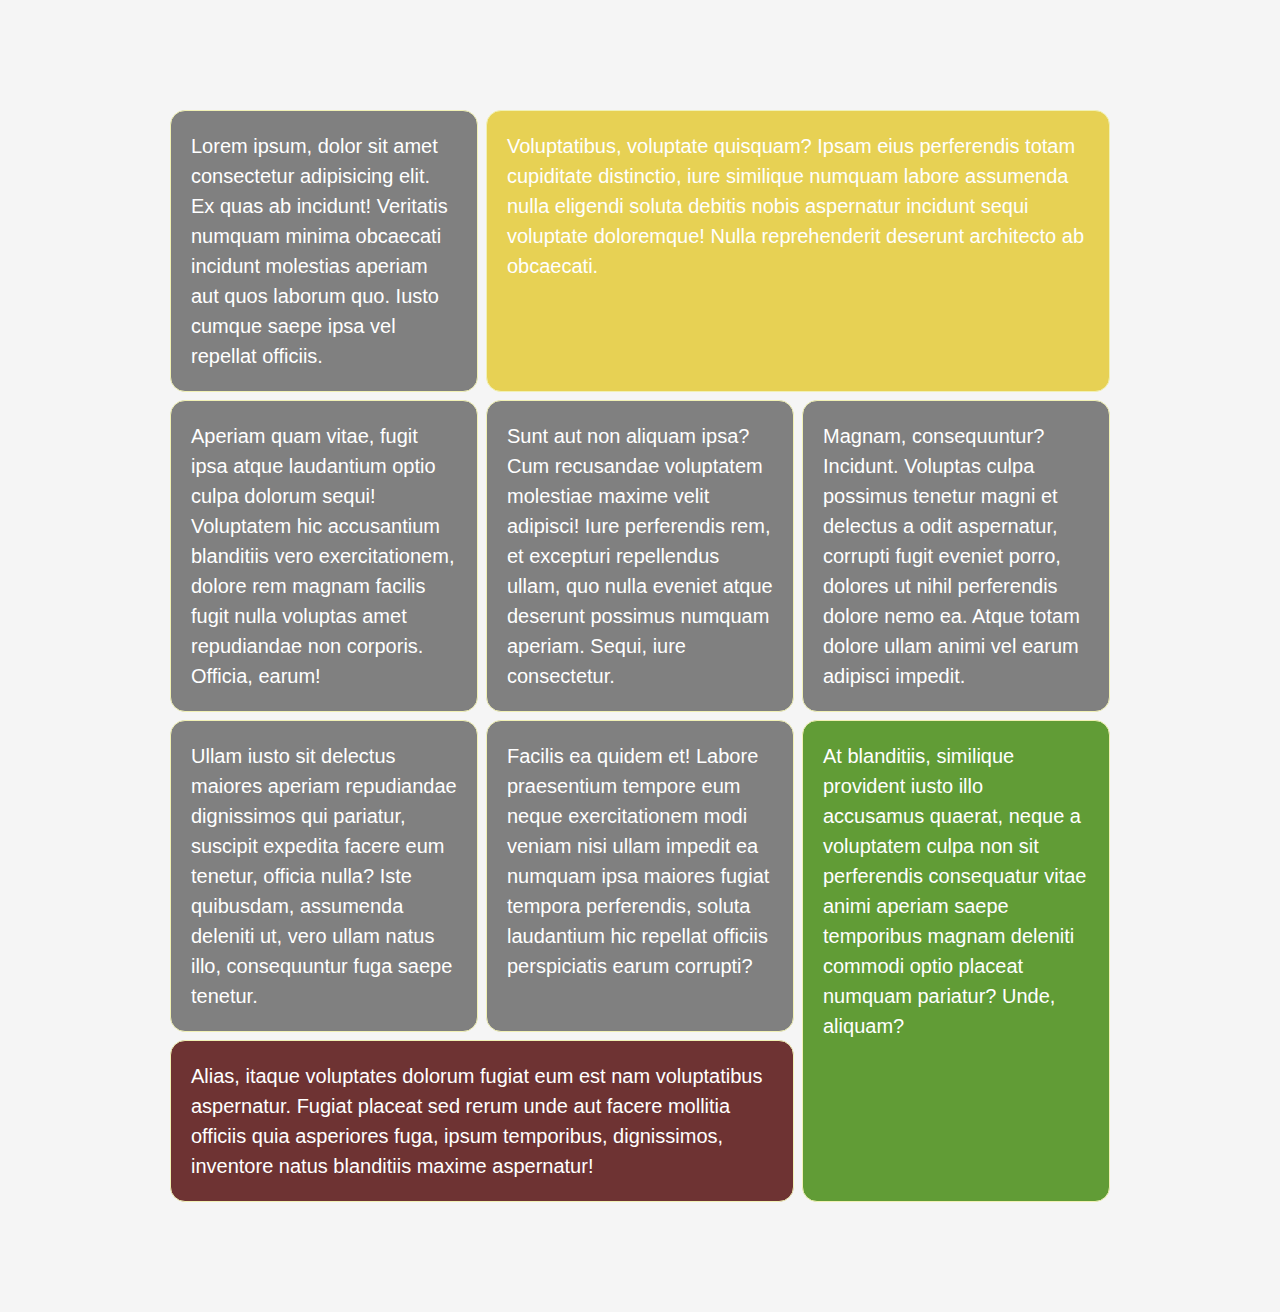
<file: index.html>
<!DOCTYPE html>
<html lang="en">
<head>
    <meta charset="UTF-8">
    <meta http-equiv="X-UA-Compatible" content="IE=edge">
    <meta name="viewport" content="width=device-width, initial-scale=1.0">
    <title>Learning CSS Grid 2022</title>
    <link rel="stylesheet" href="index.css">
</head>
<body>
    <div class="gridContainer">
        <div class="item">
            Lorem ipsum, dolor sit amet consectetur adipisicing elit. Ex quas ab incidunt! Veritatis numquam minima obcaecati incidunt molestias aperiam aut quos laborum quo. Iusto cumque saepe ipsa vel repellat officiis.
        </div>
        <div class="item">
            Voluptatibus, voluptate quisquam? Ipsam eius perferendis totam cupiditate distinctio, iure similique numquam labore assumenda nulla eligendi soluta debitis nobis aspernatur incidunt sequi voluptate doloremque! Nulla reprehenderit deserunt architecto ab obcaecati.
        </div>
        <div class="item">
            Aperiam quam vitae, fugit ipsa atque laudantium optio culpa dolorum sequi! Voluptatem hic accusantium blanditiis vero exercitationem, dolore rem magnam facilis fugit nulla voluptas amet repudiandae non corporis. Officia, earum!
        </div>
        <div class="item">
            Sunt aut non aliquam ipsa? Cum recusandae voluptatem molestiae maxime velit adipisci! Iure perferendis rem, et excepturi repellendus ullam, quo nulla eveniet atque deserunt possimus numquam aperiam. Sequi, iure consectetur.
        </div>
        <div class="item">
            Magnam, consequuntur? Incidunt.
            Voluptas culpa possimus tenetur magni et delectus a odit aspernatur, corrupti fugit eveniet porro, dolores ut nihil perferendis dolore nemo ea. Atque totam dolore ullam animi vel earum adipisci impedit.
        </div>
        <div class="item">
            Ullam iusto sit delectus maiores aperiam repudiandae dignissimos qui pariatur, suscipit expedita facere eum tenetur, officia nulla? Iste quibusdam, assumenda deleniti ut, vero ullam natus illo, consequuntur fuga saepe tenetur.
        </div>
        <div class="item">
            Facilis ea quidem et! Labore praesentium tempore eum neque exercitationem modi veniam nisi ullam impedit ea numquam ipsa maiores fugiat tempora perferendis, soluta laudantium hic repellat officiis perspiciatis earum corrupti?
        </div>
        <div class="item">
            At blanditiis, similique provident iusto illo accusamus quaerat, neque a voluptatem culpa non sit perferendis consequatur vitae animi aperiam saepe temporibus magnam deleniti commodi optio placeat numquam pariatur? Unde, aliquam?
        </div>
        <div class="item">
            Alias, itaque voluptates dolorum fugiat eum est nam voluptatibus aspernatur. Fugiat placeat sed rerum unde aut facere mollitia officiis quia asperiores fuga, ipsum temporibus, dignissimos, inventore natus blanditiis maxime aspernatur!
        </div>
    </div>
</body>
</html>
</file>
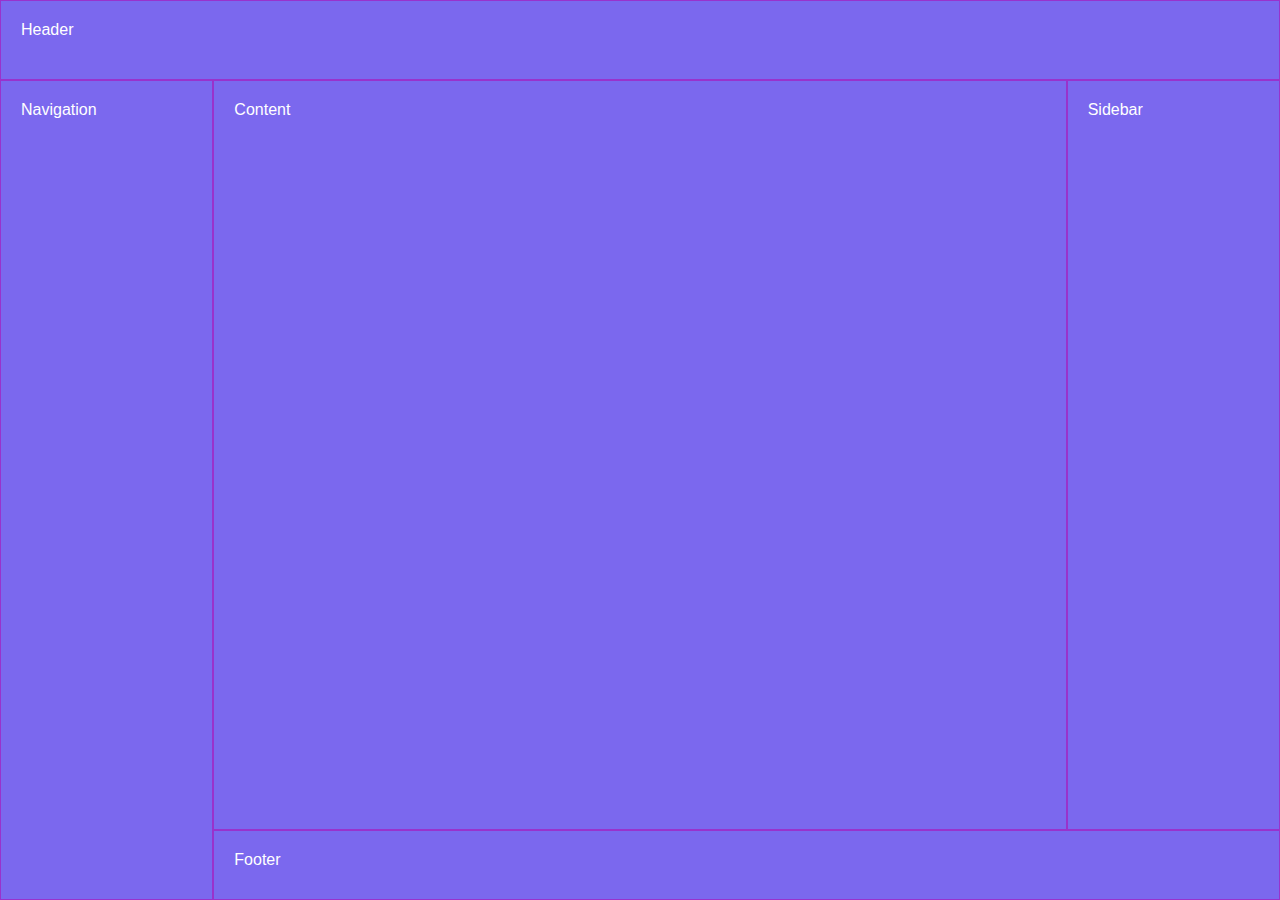
<file: grid-templates-areas.html>
<!DOCTYPE html>
<html lang="en">
<head>
    <meta charset="UTF-8">
    <meta http-equiv="X-UA-Compatible" content="IE=edge">
    <meta name="viewport" content="width=device-width, initial-scale=1.0">
    <title>CSS Grid Template Areas</title>
    <link rel="stylesheet" href="grid-templates-areas.css">
</head>
<!-- used the body as the grid container ; you could use a grid if you wanted to -->
<body>
    <header>Header</header>
    <main>Content</main>
    <nav>Navigation</nav>
    <aside>Sidebar</aside>
    <footer>Footer</footer>
</body>
</html>
</file>
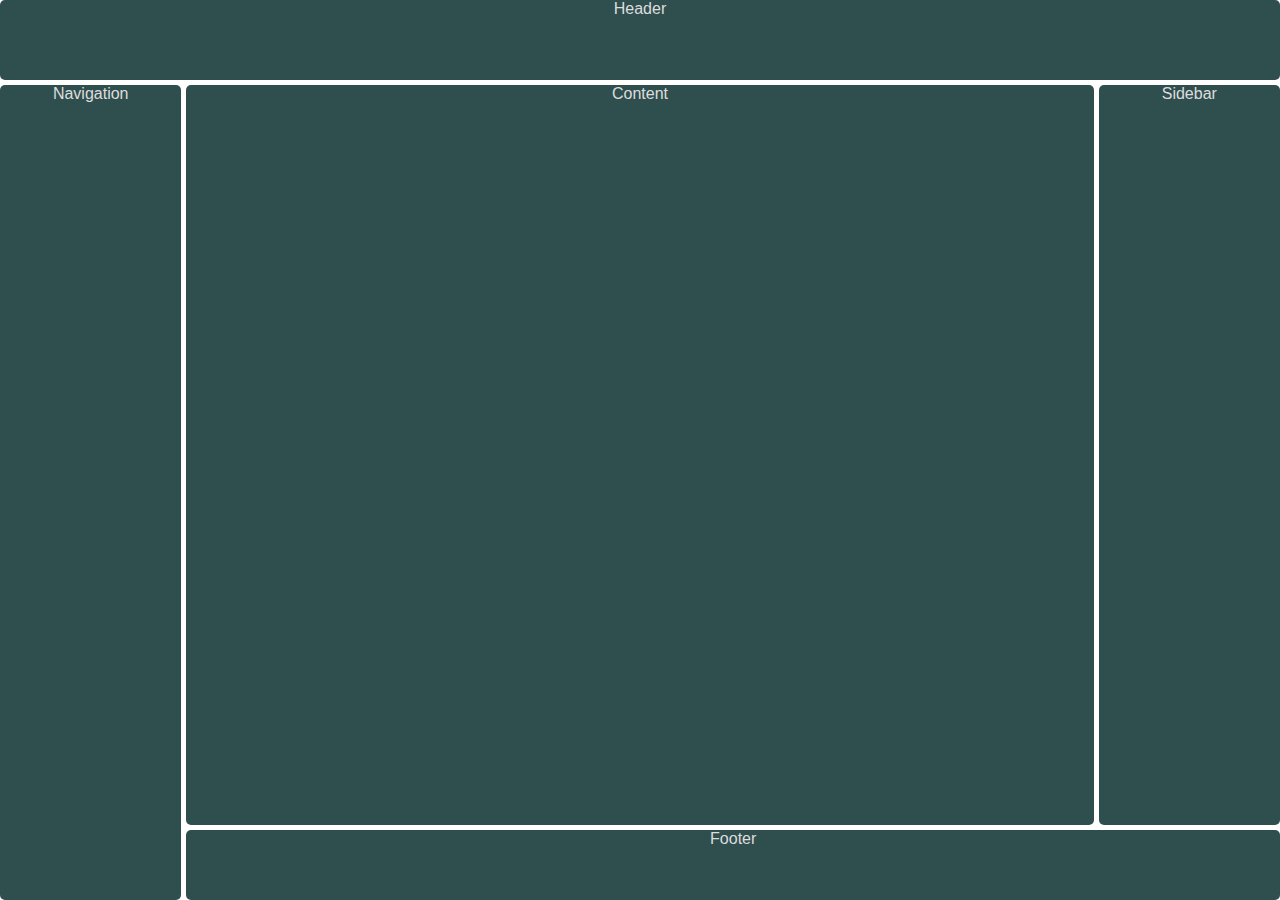
<file: redo.html>
<!DOCTYPE html>
<html lang="en">
<head>
    <meta charset="UTF-8">
    <meta http-equiv="X-UA-Compatible" content="IE=edge">
    <meta name="viewport" content="width=device-width, initial-scale=1.0">
    <title>CSS Grid Template Areas</title>
    <link rel="stylesheet" href="redo.css">
</head>
<!-- used the body as the grid container ; you could use a grid if you wanted to -->
<body>
    <header class="gridItem">Header</header>
    <main class="gridItem">Content</main>
    <nav class="gridItem">Navigation</nav>
    <aside class="gridItem">Sidebar</aside>
    <footer class="gridItem">Footer</footer>
</body>
</html>
</file>
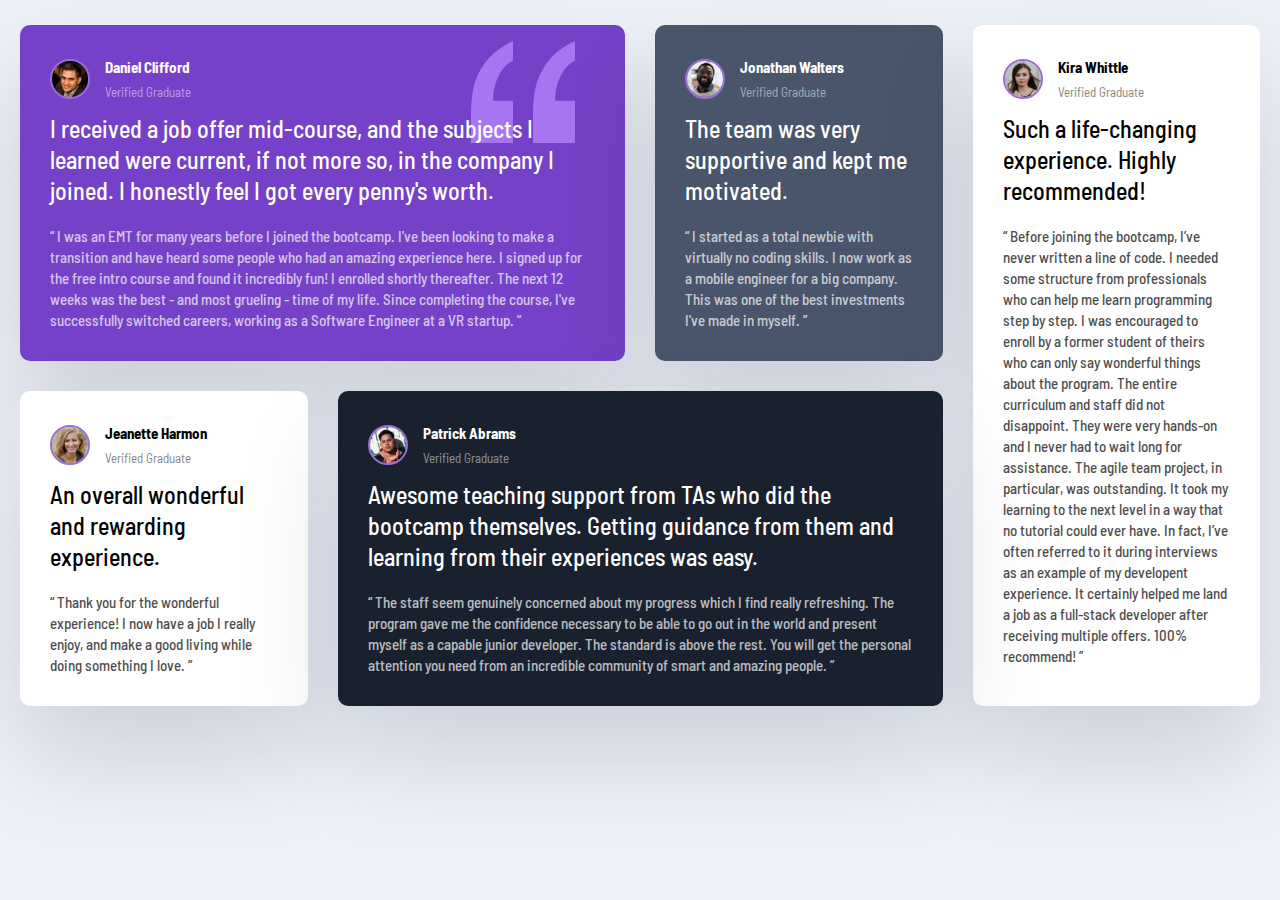
<file: solution-testimonial-project/solution.html>
<!DOCTYPE html>
<html lang="en">
<head>
    <meta charset="UTF-8">
    <meta http-equiv="X-UA-Compatible" content="IE=edge">
    <meta name="viewport" content="width=device-width, initial-scale=1.0">
    <title>Testimonials Grid</title>
    <link rel="stylesheet" href="solution.css">
</head>
<body>
    <div class="solutionGridContainer">
        <div class="card card--bg-purple">
            <header class="card__header">
                <img src="../testimonial-project/images/image-daniel.jpg" alt="daniel" class="card__img">
                <div>
                    <h3>Daniel Clifford</h3>
                    <p>Verified Graduate</p>
                </div>
            </header>
            <p class="card__lead">
                I received a job offer mid-course, and the subjects I learned were current, if not more so, 
                in the company I joined. I honestly feel I got every penny's worth.
            </p>
            <p class="card__quote">
                “ I was an EMT for many years before I joined the bootcamp. I've been looking to make a 
                transition and have heard some people who had an amazing experience here. I signed up 
                for the free intro course and found it incredibly fun! I enrolled shortly thereafter. 
                The next 12 weeks was the best - and most grueling - time of my life. Since completing 
                the course, I've successfully switched careers, working as a Software Engineer at a VR startup. ”
            </p>
        </div> 

        <div class="card card--bg-gray-blue">
            <header class="card__header">
                <img src="../testimonial-project/images/image-jonathan.jpg" alt="daniel" class="card__img">
                <div>
                    <h3>Jonathan Walters</h3>
                    <p>Verified Graduate</p>
                </div>
            </header>
            <p class="card__lead">
                The team was very supportive and kept me motivated.
            </p>
            <p class="card__quote">
                “ I started as a total newbie with virtually no coding skills. I now work as a mobile engineer 
                for a big company. This was one of the best investments I've made in myself. ”
            </p>
        </div> 

        <div class="card">
            <header class="card__header">
                <img src="../testimonial-project/images/image-kira.jpg" alt="daniel" class="card__img">
                <div>
                    <h3>Kira Whittle</h3>
                    <p>Verified Graduate</p>
                </div>
            </header>
            <p class="card__lead">
                Such a life-changing experience. Highly recommended!
            </p>
            <p class="card__quote">
                “ Before joining the bootcamp, I’ve never written a line of code. I needed some structure from 
                    professionals who can help me learn programming step by step. I was encouraged to enroll by a former 
                    student of theirs who can only say wonderful things about the program. The entire curriculum and staff 
                    did not disappoint. They were very hands-on and I never had to wait long for assistance. The agile team 
                    project, in particular, was outstanding. It took my learning to the next level in a way that no tutorial 
                    could ever have. In fact, I’ve often referred to it during interviews as an example of my developent 
                    experience. It certainly helped me land a job as a full-stack developer after receiving multiple offers. 
                    100% recommend! ”
            </p>
        </div> 

        <div class="card">
            <header class="card__header">
                <img src="../testimonial-project/images/image-jeanette.jpg" alt="daniel" class="card__img">
                <div>
                    <h3>Jeanette Harmon</h3>
                    <p>Verified Graduate</p>
                </div>
            </header>
            <p class="card__lead">
                An overall wonderful and rewarding experience.
            </p>
            <p class="card__quote">
                “ Thank you for the wonderful experience! I now have a job I really enjoy, and make a good living 
                while doing something I love. ”
            </p>
        </div>

        <div class="card card--bg-black-blue">
            <header class="card__header">
                <img src="../testimonial-project/images/image-patrick.jpg" alt="daniel" class="card__img">
                <div>
                    <h3>Patrick Abrams</h3>
                    <p>Verified Graduate</p>
                </div>
            </header>
            <p class="card__lead">
                Awesome teaching support from TAs who did the bootcamp themselves. Getting guidance from them and 
                learning from their experiences was easy.
            </p>
            <p class="card__quote">
                “ The staff seem genuinely concerned about my progress which I find really refreshing. The program 
                    gave me the confidence necessary to be able to go out in the world and present myself as a capable 
                    junior developer. The standard is above the rest. You will get the personal attention you need from 
                    an incredible community of smart and amazing people. ”
            </p>
        </div> 
    </div>
</body>
</html>
</file>
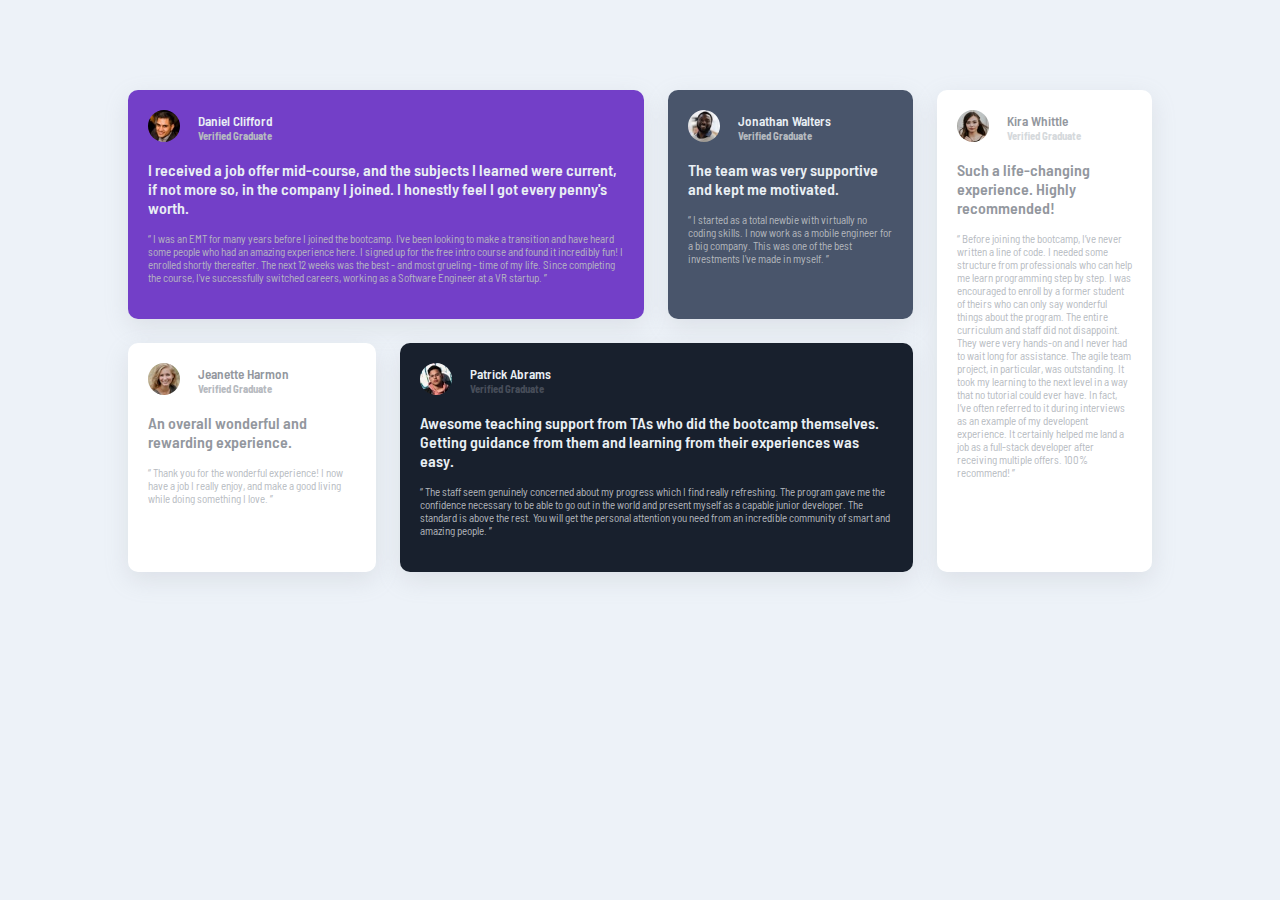
<file: testimonial-project/testimonial.html>
<!DOCTYPE html>
<html lang="en">
<head>
    <meta charset="UTF-8">
    <meta http-equiv="X-UA-Compatible" content="IE=edge">
    <meta name="viewport" content="width=device-width, initial-scale=1.0">
    <title>Frontend Mentor CSS Grid Testimonial Challenge</title>
    <link rel="stylesheet" href="testimonial.css">
    
</head>
<body>
    <div class="gridContainer">
        <!-- grid item 1 -->
        <div class="gridItem">
            <div class="profile contentP">
                <div><img src="images/image-daniel.jpg" alt="profile picture"></div>
                <div>
                    <h5>Daniel Clifford</h5>
                    <h6>Verified Graduate</h6>
                </div>
            </div>
            <div class="contentP">
                <p class="outstandingP">
                        I received a job offer mid-course, and the subjects I learned were current, if not more so, 
                        in the company I joined. I honestly feel I got every penny's worth.
                </p>
            </div>
            <div class="contentP">
                <p class="smallP">
                    “ I was an EMT for many years before I joined the bootcamp. I've been looking to make a 
                    transition and have heard some people who had an amazing experience here. I signed up 
                    for the free intro course and found it incredibly fun! I enrolled shortly thereafter. 
                    The next 12 weeks was the best - and most grueling - time of my life. Since completing 
                    the course, I've successfully switched careers, working as a Software Engineer at a VR startup. ”
                </p>
            </div>
        </div>
        <!-- grid item 2 -->
        <div class="gridItem">
            <div class="profile contentP">
                <div><img src="images/image-jonathan.jpg" alt="profile picture"></div>
                <div>
                    <h5>Jonathan Walters</h5>
                    <h6>Verified Graduate</h6>
                </div>
            </div>
            <div class="contentP">
                <p class="outstandingP">
                    The team was very supportive and kept me motivated.
                </p>
            </div>
            <div class="contentP">
                <p class="smallP">
                    “ I started as a total newbie with virtually no coding skills. I now work as a mobile engineer 
                    for a big company. This was one of the best investments I've made in myself. ”
                </p>
            </div>
        </div>
        <!-- grid item 3 -->
        <div class="gridItem">
            <div class="profile contentP">
                <div><img src="images/image-kira.jpg" alt="profile picture"></div>
                <div>
                    <h5 class="outstandingPDull">Kira Whittle</h5>
                    <h6>Verified Graduate</h6>
                </div>
            </div>
            <div class="contentP">
                <p class="outstandingPDull">
                    Such a life-changing experience. Highly recommended!
                </p>
            </div>
            <div class="contentP">
                <p class="smallP">
                    “ Before joining the bootcamp, I’ve never written a line of code. I needed some structure from 
                    professionals who can help me learn programming step by step. I was encouraged to enroll by a former 
                    student of theirs who can only say wonderful things about the program. The entire curriculum and staff 
                    did not disappoint. They were very hands-on and I never had to wait long for assistance. The agile team 
                    project, in particular, was outstanding. It took my learning to the next level in a way that no tutorial 
                    could ever have. In fact, I’ve often referred to it during interviews as an example of my developent 
                    experience. It certainly helped me land a job as a full-stack developer after receiving multiple offers. 
                    100% recommend! ”
                </p>
            </div>
        </div>
        
        <!-- grid item 4 -->
        <div class="gridItem">
            <div class="profile contentP">
                <div><img src="images/image-jeanette.jpg" alt="profile picture"></div>
                <div>
                    <h5 class="outstandingPDull">Jeanette Harmon</h5>
                    <h6>Verified Graduate</h6>
                </div>
            </div>
            <div class="contentP">
                <p class="outstandingPDull">
                    An overall wonderful and rewarding experience.
                </p>
            </div>
            <div class="contentP">
                <p class="smallP">
                    “ Thank you for the wonderful experience! I now have a job I really enjoy, and make a good living 
                    while doing something I love. ”
                </p>
            </div>
        </div>
        
        <!-- grid item 5 -->
        <div class="gridItem">
            <div class="profile contentP">
                <div><img src="images/image-patrick.jpg" alt="profile picture"></div>
                <div>
                    <h5>Patrick Abrams</h5>
                    <h6>Verified Graduate</h6>
                </div>
            </div>
            <div class="contentP">
                <p class="outstandingP">
                    Awesome teaching support from TAs who did the bootcamp themselves. Getting guidance from them and 
                    learning from their experiences was easy.
                </p>
            </div>
            <div class="contentP">
                <p class="smallP">
                    “ The staff seem genuinely concerned about my progress which I find really refreshing. The program 
                    gave me the confidence necessary to be able to go out in the world and present myself as a capable 
                    junior developer. The standard is above the rest. You will get the personal attention you need from 
                    an incredible community of smart and amazing people. ”
                </p>
            </div>
        </div>
    </div>
</body>
</html>
</file>
<file: index.css>
*{
    box-sizing: border-box;
    padding: 0;
    margin: 0;
}

body{
    color: #333;
    background: #f5f5f5;
    line-height: 1.5;
    font-family: 'Lucida Sans', 'Lucida Sans Regular', 'Lucida Grande', 'Lucida Sans Unicode', Geneva, Verdana, sans-serif;
    font-size: 16px;
}

.gridContainer{
    display: grid;
    grid-template-columns: repeat(3, 1fr);
    gap: 0.5rem;
    max-width: 960px;
    margin: 100px auto;
    padding: 10px;
    /* grid-template-rows: repeat(3, 1fr); */
}

.item{
    background:grey;
    color: white;
    font-size: 20px;
    padding: 20px;
    border: rgb(241, 241, 181) solid 1px;
    border-radius: 15px;
}

.item:nth-of-type(2){
    grid-column-start: 2;
    grid-column-end: 4;
    background-color: #e7d154;
}

.item:nth-of-type(8){
    grid-row-start: 3;
    grid-row-end: 5;
    grid-column-start: 3;
    grid-column-end: 4;
    background-color: #619c36;
}

.item:nth-of-type(9){
    grid-column-start: 1;
    grid-column-end: 3;
    background-color: #6e3333;
}
</file>
<file: grid-templates-areas.css>
*{
    box-sizing: border-box;
    padding: 0;
    margin: 0;
}

body{
    display: grid;
    grid-template-areas:
    'header header header'
    'nav content sidebar'
    'nav footer footer';
    grid-template-columns: 1fr 4fr 1fr;
    grid-template-rows: 80px 4fr 70px;
    font-size: 16px;
    height: 100vh;
    font-family: -apple-system, BlinkMacSystemFont, 'Segoe UI', Roboto, Oxygen, Ubuntu, Cantarell, 'Open Sans', 'Helvetica Neue', sans-serif;
}

header,
main,
nav,
aside,
footer{
    background-color: mediumslateblue;
    padding: 20px;
    border: darkorchid 1px solid;
    color: white;
}

header{
    grid-area: header;
}

main{
    grid-area: content;
}

nav{
    grid-area: nav;
}

aside{
    grid-area: sidebar;
}

footer{
    grid-area: footer;
}
</file>
<file: redo.css>
*{
    box-sizing: border-box;
    padding: 0;
    margin: 0;
}

body{
    display: grid;
    gap: 5px;
    text-align: center;
    grid-template-columns: 1fr 5fr 1fr;
    grid-template-rows: 80px 5fr 70px;
    font-size: 16px;
    height: 100vh;
    font-family: -apple-system, BlinkMacSystemFont, 'Segoe UI', Roboto, Oxygen, Ubuntu, Cantarell, 'Open Sans', 'Helvetica Neue', sans-serif;
}

.gridItem{
    background-color: darkslategrey;
    /* border: darkcyan 1px solid; */
    color: #ddd;
    border-radius: 5px;
}

header{
    grid-column: 1/4;
}

nav{
    grid-column: 1/2;
    grid-row: 2/4;
}

main{
    grid-column: 2/3;
    grid-row: 2/3;
}

aside{
    grid-column: 3/4;
    grid-row: 2/3;
}

footer{
    grid-column: 2/4;
}
</file>
<file: solution-testimonial-project/solution.css>
@import url('https://fonts.googleapis.com/css2?family=Barlow+Semi+Condensed:wght@500;600&display=swap');

*{
    box-sizing: border-box;
    margin: 0;
    padding: 0;
}
body{
    background-color: #EDF2F8;
    font-family: 'Barlow Semi Condensed', sans-serif;
    line-height: 1.7;
    font-size: 13px;
}
.solutionGridContainer{
    max-width: 1440px;
    margin: 5px auto;
    padding: 20px;
    display: grid;
    grid-template-columns: repeat(4, 1fr);
    gap: 30px;
}
.card{
    background-color: #fff;
    border-radius: 10px;
    padding: 30px;
    box-shadow: rgba(17, 12, 46, 0.15) 0px 48px 100px 0px;
}
.card__header{
    display: flex;
    align-items: center; 
    margin-bottom: 10px; 
}
.card__header h3{
    font-size: 15px;
}
.card__header p{
    opacity: 50%; 
}
.card__img{
    height: 40px;
    width: 40px;
    border-radius: 50%;
    border: 2px solid #996ed9;
    margin-right: 15px; 
}
.card__lead{
    font-size: 1.5rem;
    font-weight: 500;
    line-height: 1.3;
    margin-bottom: 20px;
}
.card__quote{
    font-size: 15px;
    font-weight: 500;
    line-height: 1.4;
    opacity: 70%;;
}
.card--bg-purple{
    background: hsl(263, 55%, 52%);
    color: #fff;
    background-image: url(../testimonial-project/images/bg-pattern-quotation.svg);
    background-repeat: no-repeat;
    background-position: 90% 7%;
}
.card--bg-gray-blue{
    background: hsl(217, 19%, 35%);
    color: #fff; 
}
.card--bg-black-blue{
    background: hsl(219, 29%, 14%);
    color: #fff; 
}
.card:nth-of-type(1){
    grid-column: 1/3;
    grid-row: 1/2;
}
.card:nth-of-type(3){
    grid-column: 4/5;
    grid-row: 1/3;
}
.card:nth-of-type(5){
    grid-column: 2/4;
    grid-row: 2/3;
}

/* media query for a responsive mobile design */
@media (max-width:768px) {
    .solutionGridContainer{
        grid-template-columns: 1fr;
        width: 100%;
    }
    .card:nth-of-type(1){
        grid-column: 1/2;
        grid-row: 1/2;
    }
    .card:nth-of-type(3){
        grid-column: 1/2;
        grid-row: 3/4;
    }
    .card:nth-of-type(5){
        grid-column: 1/2;
        grid-row: 5/6;
    }
}
</file>
<file: testimonial-project/testimonial.css>
@import url('https://fonts.googleapis.com/css2?family=Barlow+Semi+Condensed:wght@500;600&display=swap');

*{
    margin: 0;
    padding: 0;
    box-sizing: border-box;
    font-family: 'Barlow Semi Condensed', sans-serif;
}

body{
    background-color: #EDF2F8;
    
}

.gridContainer{
    display: grid;
    padding: 7% 10%;
    grid-template-columns: 2fr, 1fr, 1fr;
    gap: 1.5rem;
}

.gridItem{
    background-color: darksalmon;
    border: none;
    border-radius: 10px;
    box-shadow: rgba(149, 157, 165, 0.2) 0px 8px 24px;
    padding: 20px;
    min-height: fit-content;
}

.gridItem:nth-of-type(1){
    grid-column: 1/3;
    grid-row: 1/2;
    background-color: #733FC8;
}
.gridItem:nth-of-type(2){
    max-width: 245px;
    grid-column: 3/4;
    grid-row: 1/2;
    background-color: #49556B;
}
.gridItem:nth-of-type(3){
    max-width: 215px;
    grid-column: 4/5;
    grid-row: 1/3;
    background-color: #fff;
}
.gridItem:nth-of-type(4){
    max-width: 248px;
    grid-column: 1/2;
    grid-row: 2/3;
    background-color: #fff;
}
.gridItem:nth-of-type(5){
    grid-column: 2/4;
    grid-row: 2/3;
    background-color: #18202D;
}

.profile{
    display: grid;
    grid-template-columns: repeat(2, 1fr);
    width: 190px;
}

.profile div:nth-of-type(1){
    width: 50px;
    justify-self: left;
    align-self: center;
}

.profile div:nth-of-type(2){
    width: 140px;
    justify-self: left;
    align-self: center;
}

.profile img{
    border-radius: 50%;
    height: 32px;
    width: 32px;
}

.smallP{
    font-size: 11px;
    color: #B6BABF;
}

h6{
    color: #B6BABF;
}

.gridItem:nth-of-type(5) h6{
    color: #474D59;
}

.gridItem:nth-of-type(3) h6{
    color: #D5D9DC;
}

.outstandingP, h5{
    color: #E9EFF4;
    font-weight: 600;
} 

.outstandingPDull{
    color: #93979E;
    font-weight: 600;
}

.contentP{
    margin-bottom: 15px;
}
</file>
